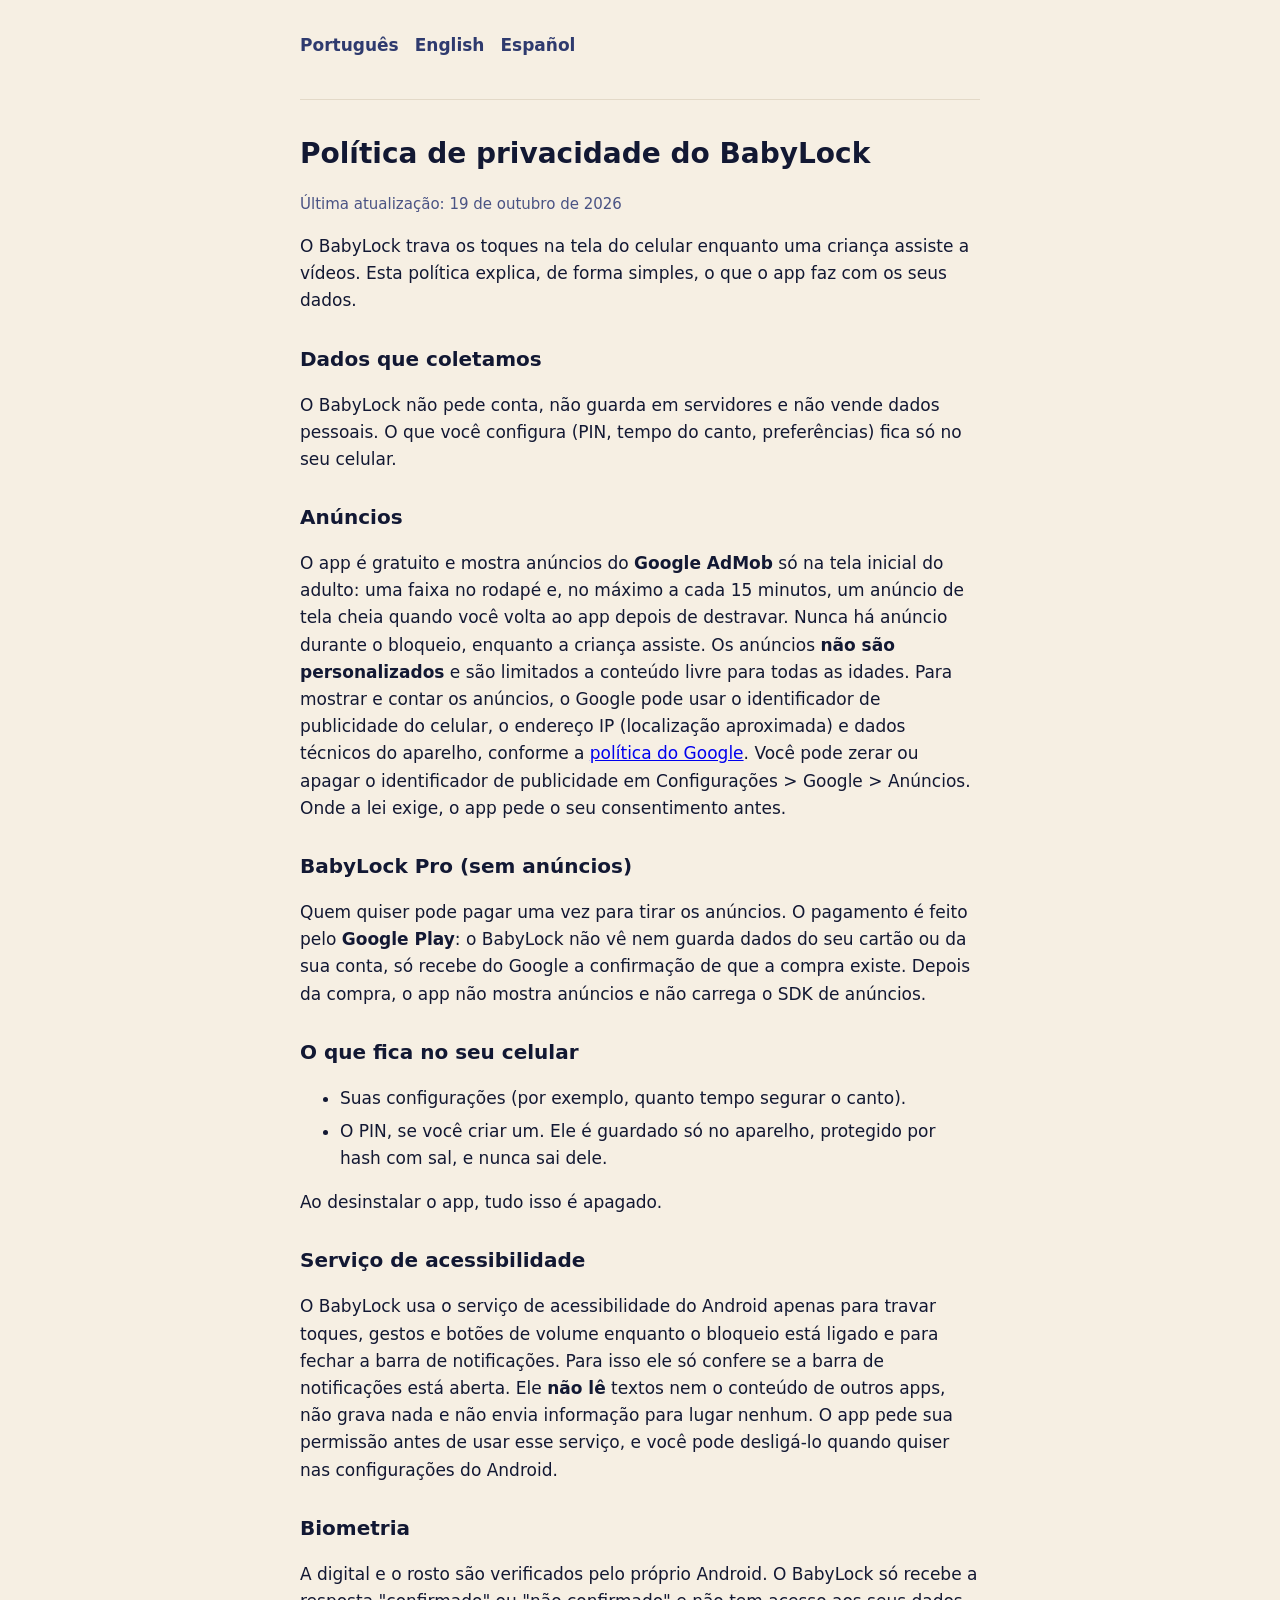
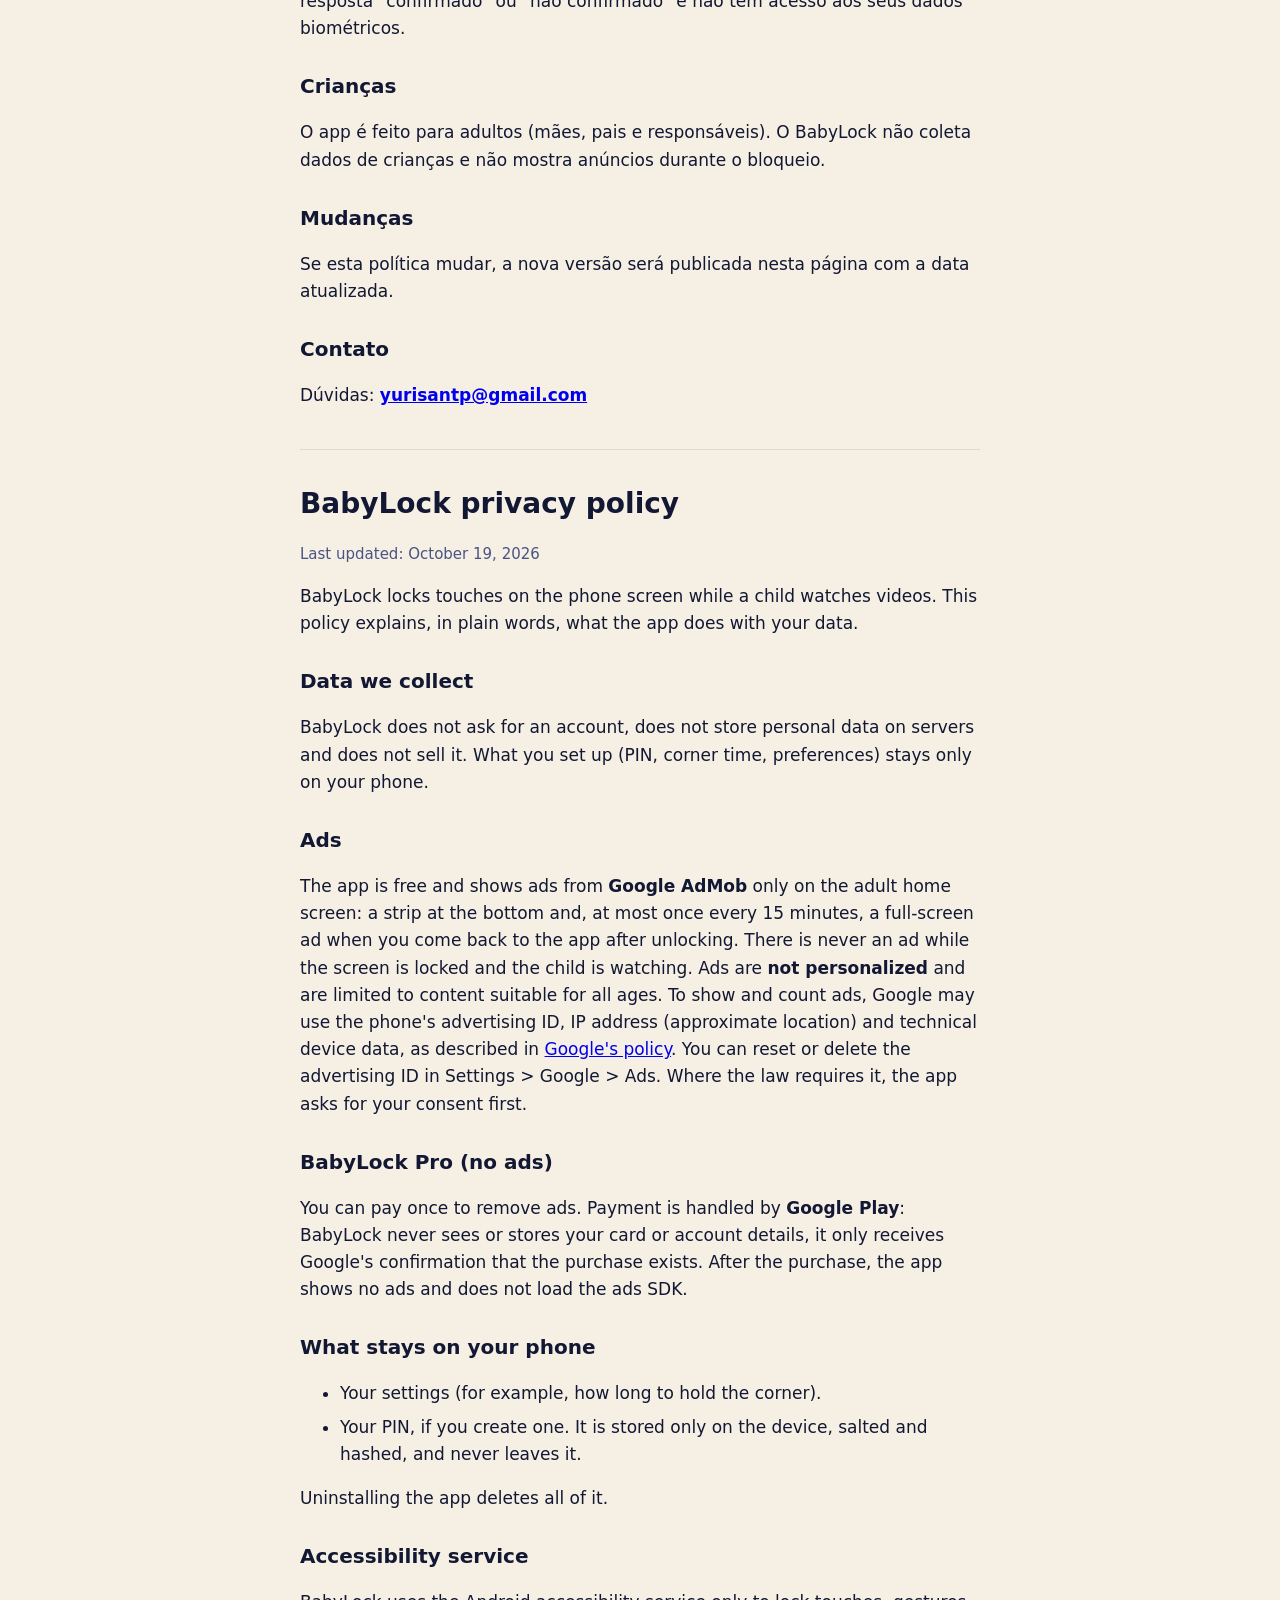
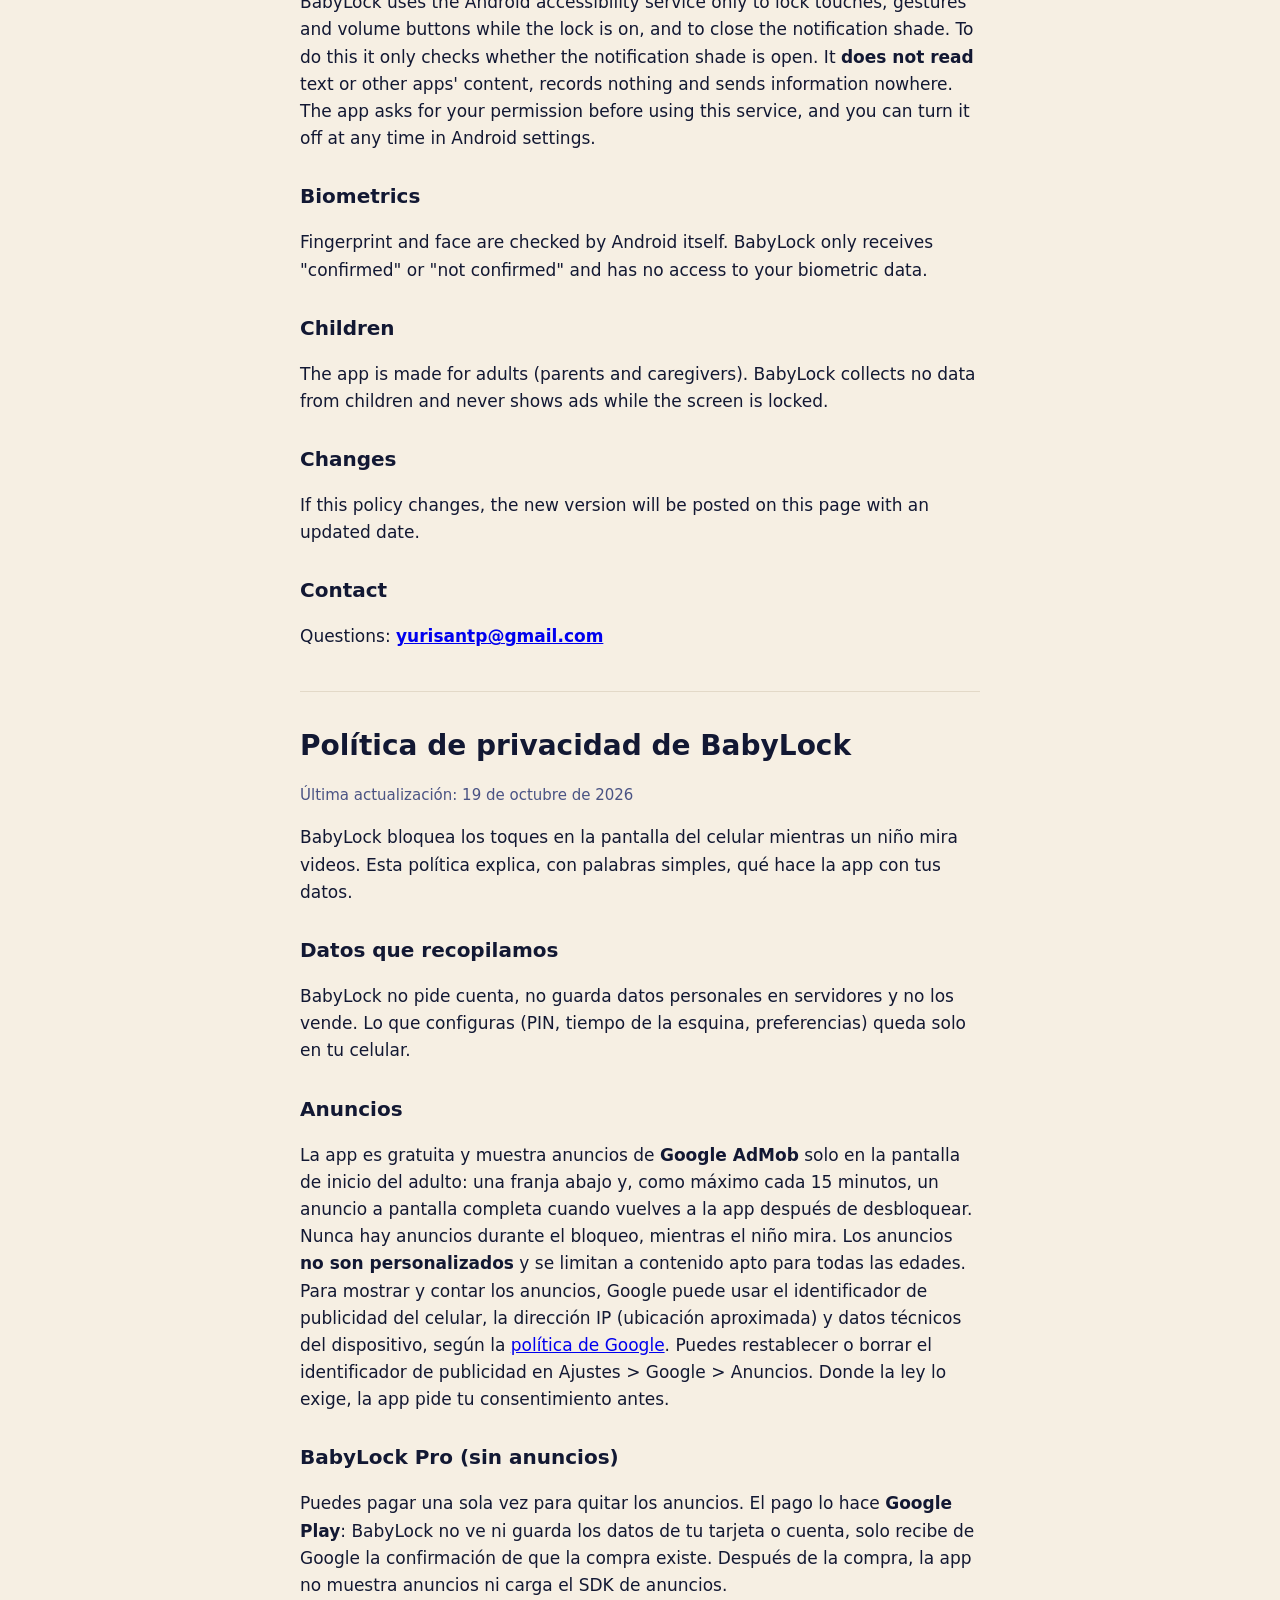
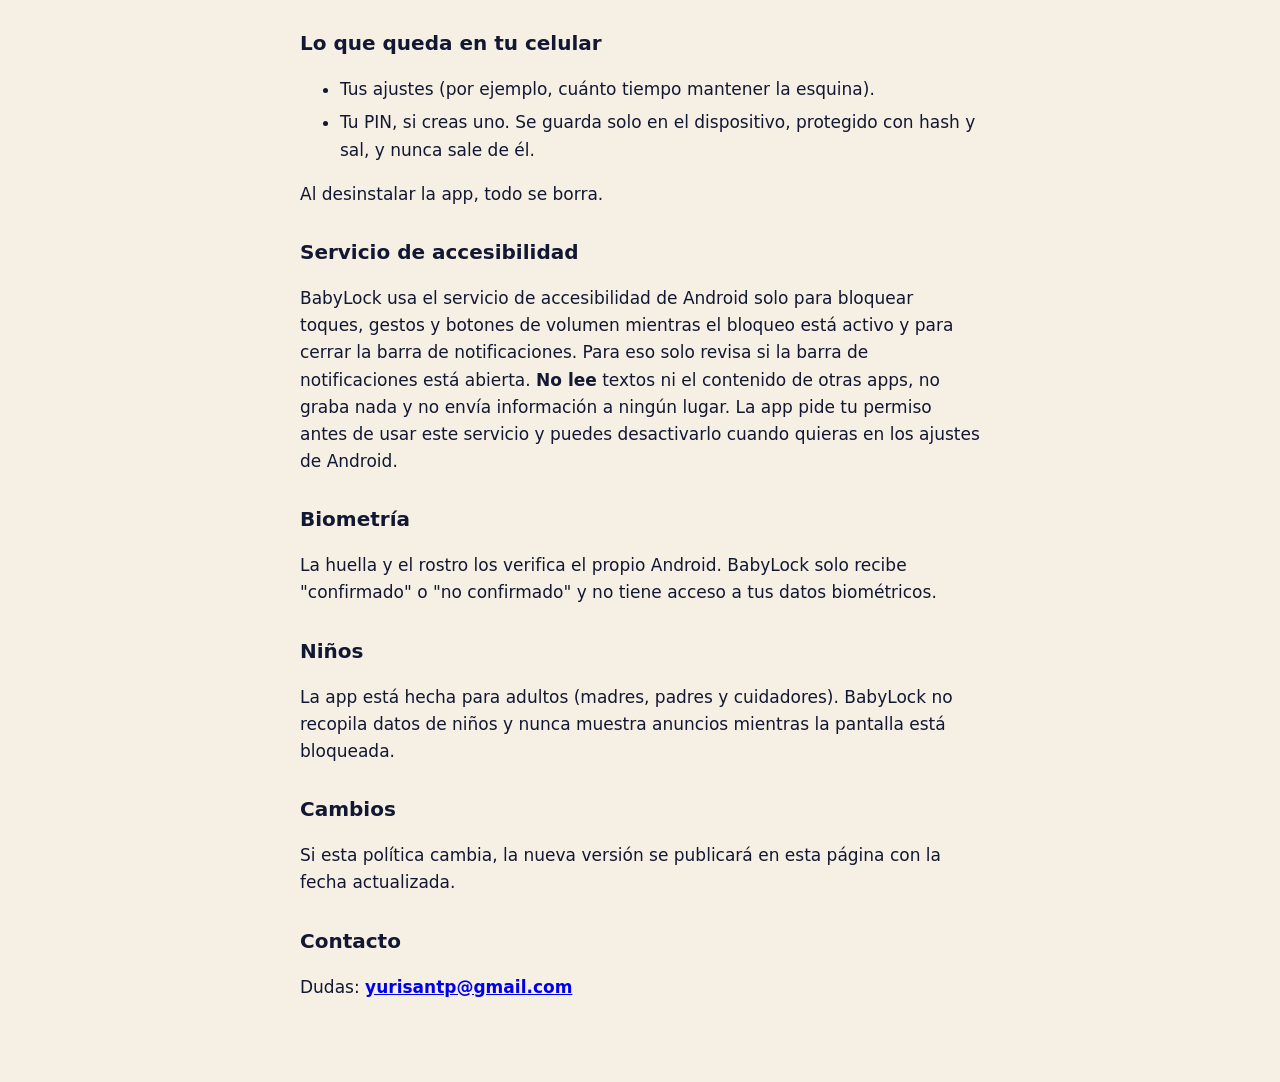
<file: docs/privacidade/index.html>
<!doctype html>
<html lang="pt-BR">
<head>
<meta charset="utf-8">
<meta name="viewport" content="width=device-width, initial-scale=1">
<title>BabyLock – Política de privacidade</title>
<style>
  :root { --bg:#F6EFE3; --ink:#121833; --muted:#4A5384; --accent:#2E3A6E; --line:#E3D9C8; }
  @media (prefers-color-scheme: dark) { :root { --bg:#121833; --ink:#F6EFE3; --muted:#C3C6DA; --accent:#9C8CD9; --line:#2E3A6E; } }
  body { margin:0; background:var(--bg); color:var(--ink); font:17px/1.6 system-ui, -apple-system, "Segoe UI", Roboto, sans-serif; }
  main { max-width:680px; margin:0 auto; padding:32px 16px 64px; }
  nav a { color:var(--accent); margin-right:16px; font-weight:600; text-decoration:none; }
  h1 { font-size:28px; margin:24px 0 4px; }
  h2 { font-size:20px; margin-top:28px; }
  section { border-top:1px solid var(--line); margin-top:40px; padding-top:8px; }
  .muted { color:var(--muted); font-size:15px; }
  li { margin:6px 0; }
</style>
</head>
<body>
<main>
<nav><a href="#pt">Português</a><a href="#en">English</a><a href="#es">Español</a></nav>

<section id="pt" lang="pt-BR">
  <h1>Política de privacidade do BabyLock</h1>
  <p class="muted">Última atualização: 19 de outubro de 2026</p>
  <p>O BabyLock trava os toques na tela do celular enquanto uma criança assiste a vídeos. Esta política explica, de forma simples, o que o app faz com os seus dados.</p>
  <h2>Dados que coletamos</h2>
  <p>O BabyLock não pede conta, não guarda em servidores e não vende dados pessoais. O que você configura (PIN, tempo do canto, preferências) fica só no seu celular.</p>
  <h2>Anúncios</h2>
  <p>O app é gratuito e mostra anúncios do <strong>Google AdMob</strong> só na tela inicial do adulto: uma faixa no rodapé e, no máximo a cada 15 minutos, um anúncio de tela cheia quando você volta ao app depois de destravar. Nunca há anúncio durante o bloqueio, enquanto a criança assiste. Os anúncios <strong>não são personalizados</strong> e são limitados a conteúdo livre para todas as idades. Para mostrar e contar os anúncios, o Google pode usar o identificador de publicidade do celular, o endereço IP (localização aproximada) e dados técnicos do aparelho, conforme a <a href="https://policies.google.com/technologies/partner-sites?hl=pt-BR">política do Google</a>. Você pode zerar ou apagar o identificador de publicidade em Configurações &gt; Google &gt; Anúncios. Onde a lei exige, o app pede o seu consentimento antes.</p>
  <h2>BabyLock Pro (sem anúncios)</h2>
  <p>Quem quiser pode pagar uma vez para tirar os anúncios. O pagamento é feito pelo <strong>Google Play</strong>: o BabyLock não vê nem guarda dados do seu cartão ou da sua conta, só recebe do Google a confirmação de que a compra existe. Depois da compra, o app não mostra anúncios e não carrega o SDK de anúncios.</p>
  <h2>O que fica no seu celular</h2>
  <ul>
    <li>Suas configurações (por exemplo, quanto tempo segurar o canto).</li>
    <li>O PIN, se você criar um. Ele é guardado só no aparelho, protegido por hash com sal, e nunca sai dele.</li>
  </ul>
  <p>Ao desinstalar o app, tudo isso é apagado.</p>
  <h2>Serviço de acessibilidade</h2>
  <p>O BabyLock usa o serviço de acessibilidade do Android apenas para travar toques, gestos e botões de volume enquanto o bloqueio está ligado e para fechar a barra de notificações. Para isso ele só confere se a barra de notificações está aberta. Ele <strong>não lê</strong> textos nem o conteúdo de outros apps, não grava nada e não envia informação para lugar nenhum. O app pede sua permissão antes de usar esse serviço, e você pode desligá-lo quando quiser nas configurações do Android.</p>
  <h2>Biometria</h2>
  <p>A digital e o rosto são verificados pelo próprio Android. O BabyLock só recebe a resposta "confirmado" ou "não confirmado" e não tem acesso aos seus dados biométricos.</p>
  <h2>Crianças</h2>
  <p>O app é feito para adultos (mães, pais e responsáveis). O BabyLock não coleta dados de crianças e não mostra anúncios durante o bloqueio.</p>
  <h2>Mudanças</h2>
  <p>Se esta política mudar, a nova versão será publicada nesta página com a data atualizada.</p>
  <h2>Contato</h2>
  <p>Dúvidas: <strong><a href="mailto:yurisantp@gmail.com">yurisantp@gmail.com</a></strong></p>
</section>

<section id="en" lang="en">
  <h1>BabyLock privacy policy</h1>
  <p class="muted">Last updated: October 19, 2026</p>
  <p>BabyLock locks touches on the phone screen while a child watches videos. This policy explains, in plain words, what the app does with your data.</p>
  <h2>Data we collect</h2>
  <p>BabyLock does not ask for an account, does not store personal data on servers and does not sell it. What you set up (PIN, corner time, preferences) stays only on your phone.</p>
  <h2>Ads</h2>
  <p>The app is free and shows ads from <strong>Google AdMob</strong> only on the adult home screen: a strip at the bottom and, at most once every 15 minutes, a full-screen ad when you come back to the app after unlocking. There is never an ad while the screen is locked and the child is watching. Ads are <strong>not personalized</strong> and are limited to content suitable for all ages. To show and count ads, Google may use the phone's advertising ID, IP address (approximate location) and technical device data, as described in <a href="https://policies.google.com/technologies/partner-sites">Google's policy</a>. You can reset or delete the advertising ID in Settings &gt; Google &gt; Ads. Where the law requires it, the app asks for your consent first.</p>
  <h2>BabyLock Pro (no ads)</h2>
  <p>You can pay once to remove ads. Payment is handled by <strong>Google Play</strong>: BabyLock never sees or stores your card or account details, it only receives Google's confirmation that the purchase exists. After the purchase, the app shows no ads and does not load the ads SDK.</p>
  <h2>What stays on your phone</h2>
  <ul>
    <li>Your settings (for example, how long to hold the corner).</li>
    <li>Your PIN, if you create one. It is stored only on the device, salted and hashed, and never leaves it.</li>
  </ul>
  <p>Uninstalling the app deletes all of it.</p>
  <h2>Accessibility service</h2>
  <p>BabyLock uses the Android accessibility service only to lock touches, gestures and volume buttons while the lock is on, and to close the notification shade. To do this it only checks whether the notification shade is open. It <strong>does not read</strong> text or other apps' content, records nothing and sends information nowhere. The app asks for your permission before using this service, and you can turn it off at any time in Android settings.</p>
  <h2>Biometrics</h2>
  <p>Fingerprint and face are checked by Android itself. BabyLock only receives "confirmed" or "not confirmed" and has no access to your biometric data.</p>
  <h2>Children</h2>
  <p>The app is made for adults (parents and caregivers). BabyLock collects no data from children and never shows ads while the screen is locked.</p>
  <h2>Changes</h2>
  <p>If this policy changes, the new version will be posted on this page with an updated date.</p>
  <h2>Contact</h2>
  <p>Questions: <strong><a href="mailto:yurisantp@gmail.com">yurisantp@gmail.com</a></strong></p>
</section>

<section id="es" lang="es">
  <h1>Política de privacidad de BabyLock</h1>
  <p class="muted">Última actualización: 19 de octubre de 2026</p>
  <p>BabyLock bloquea los toques en la pantalla del celular mientras un niño mira videos. Esta política explica, con palabras simples, qué hace la app con tus datos.</p>
  <h2>Datos que recopilamos</h2>
  <p>BabyLock no pide cuenta, no guarda datos personales en servidores y no los vende. Lo que configuras (PIN, tiempo de la esquina, preferencias) queda solo en tu celular.</p>
  <h2>Anuncios</h2>
  <p>La app es gratuita y muestra anuncios de <strong>Google AdMob</strong> solo en la pantalla de inicio del adulto: una franja abajo y, como máximo cada 15 minutos, un anuncio a pantalla completa cuando vuelves a la app después de desbloquear. Nunca hay anuncios durante el bloqueo, mientras el niño mira. Los anuncios <strong>no son personalizados</strong> y se limitan a contenido apto para todas las edades. Para mostrar y contar los anuncios, Google puede usar el identificador de publicidad del celular, la dirección IP (ubicación aproximada) y datos técnicos del dispositivo, según la <a href="https://policies.google.com/technologies/partner-sites?hl=es">política de Google</a>. Puedes restablecer o borrar el identificador de publicidad en Ajustes &gt; Google &gt; Anuncios. Donde la ley lo exige, la app pide tu consentimiento antes.</p>
  <h2>BabyLock Pro (sin anuncios)</h2>
  <p>Puedes pagar una sola vez para quitar los anuncios. El pago lo hace <strong>Google Play</strong>: BabyLock no ve ni guarda los datos de tu tarjeta o cuenta, solo recibe de Google la confirmación de que la compra existe. Después de la compra, la app no muestra anuncios ni carga el SDK de anuncios.</p>
  <h2>Lo que queda en tu celular</h2>
  <ul>
    <li>Tus ajustes (por ejemplo, cuánto tiempo mantener la esquina).</li>
    <li>Tu PIN, si creas uno. Se guarda solo en el dispositivo, protegido con hash y sal, y nunca sale de él.</li>
  </ul>
  <p>Al desinstalar la app, todo se borra.</p>
  <h2>Servicio de accesibilidad</h2>
  <p>BabyLock usa el servicio de accesibilidad de Android solo para bloquear toques, gestos y botones de volumen mientras el bloqueo está activo y para cerrar la barra de notificaciones. Para eso solo revisa si la barra de notificaciones está abierta. <strong>No lee</strong> textos ni el contenido de otras apps, no graba nada y no envía información a ningún lugar. La app pide tu permiso antes de usar este servicio y puedes desactivarlo cuando quieras en los ajustes de Android.</p>
  <h2>Biometría</h2>
  <p>La huella y el rostro los verifica el propio Android. BabyLock solo recibe "confirmado" o "no confirmado" y no tiene acceso a tus datos biométricos.</p>
  <h2>Niños</h2>
  <p>La app está hecha para adultos (madres, padres y cuidadores). BabyLock no recopila datos de niños y nunca muestra anuncios mientras la pantalla está bloqueada.</p>
  <h2>Cambios</h2>
  <p>Si esta política cambia, la nueva versión se publicará en esta página con la fecha actualizada.</p>
  <h2>Contacto</h2>
  <p>Dudas: <strong><a href="mailto:yurisantp@gmail.com">yurisantp@gmail.com</a></strong></p>
</section>
</main>
</body>
</html>
</file>
